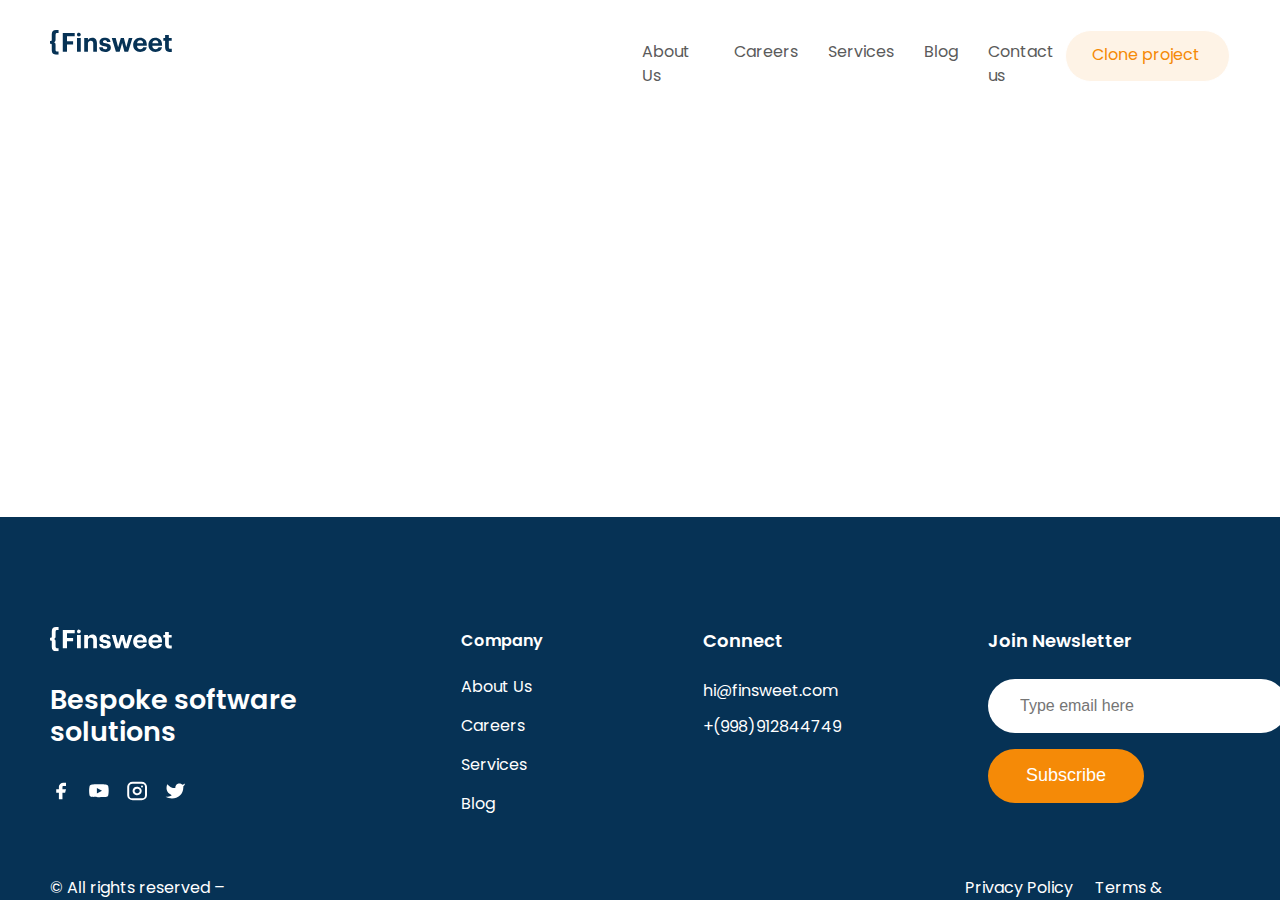
<file: index.html>
<!DOCTYPE html>
<html lang="en">

<head>
  <meta charset="UTF-8">
  <meta name="viewport" content="width=device-width, initial-scale=1.0">
  <title>Community</title>
  <link rel="stylesheet" href="./css/global.css">
  <link rel="stylesheet" href="./css/home.css">
</head>

<body>
  <!-- HEADER START -->
  <div class="container">
    <header class="privacy">
      <div class="header-privacy">
        <img class="site-logo" src="./image/svg/site-logo.svg" alt="site-logo">
        <ul class="navbar">
          <li><a class="about_us" href="./pages/about/about.html">About Us</a></li>
          <li><a class="careers" href="./pages/carees/careers.html">Careers</a></li>
          <li><a class="services" href="./pages/services/services.html">Services</a></li>
          <li><a class="blog" href="./pages/blog/blog.html">Blog</a></li>
          <li><a class="contact_us" href="./pages/contact us/contact-us.html">Contact us</a></li>
        </ul>
        <div class="header-nav">
          <a class="site-nav" href="#">Clone project</a>
        </div>
      </div>
    </header>
  </div>
  <!-- HEADER END -->


  <!-- MAIN START -->
  <main class="main"></main>
  <!-- MAIN END -->


  <!--FOOTER START  -->
  <footer class="footer">
    <div class="footer-container">
      <div class="footer-top">
        <div class="footer-left">
          <a href="index.html" class="footer-logo-img">
            <img class="footer-logo" src="./image/svg/footer-logo.svg"
            alt="footer-logo">
          </a>
          <h2 class="footer-indent">Bespoke software solutions</h2>
          <div class="footer-icon-s">
            <img class="footer-icons" src="./image/svg/facebook.svg" alt="facebook iconi" />
            <img class="footer-icons" src="./image/svg/youtube.svg" alt="Youtube iconi" />
            <img class="footer-icons" src="./image/svg/instagram.svg" alt="Instagram iconi" />
            <img class="footer-icons" src="./image/svg/twitter.svg" alt="twitter icon" />
          </div>
        </div>
        <div class="footer-company">
          <h3 class="footer-indent-company">Company</h3>
          <ul class="footer-company-list">
            <li class="footer-company-link">
              <a href="./pages/about/about.html" class="footer-link">About Us</a>
            </li>
            <li class="footer-company-link">
              <a href="./pages/carees/careers.html" class="footer-link">Careers</a>
            </li>
            <li class="footer-company-link">
              <a href="./pages/services/services.html" class="footer-link">Services</a>
            </li>
            <li class="footer-company-link">
              <a href="./pages/blog/blog.html" class="footer-link">Blog</a>
            </li>
          </ul>
        </div>
        <div class="footer-connect">
          <h3 class="footer-top-sarlavha">Connect</h3>
          <p class="footer-connect-email">
            <a class="footer-connect-link" href="mailto:hi@finsweet.com">hi@finsweet.com</a>
          </p>
          <p>
            <a class="footer-connect-link" href="tel:+998912844749">+(998)912844749</a>
          </p>
        </div>
        <div class="footer-form">
          <h3 class="footer-top-sarlavha">Join Newsletter</h3>
          <form action="">
            <label for="email"></label>
            <input type="email" name="Gmail" id="email" placeholder="Type email here" class="email" required />
            <button class="footer-form-btn">Subscribe</button>
          </form>
        </div>
      </div>
      <div class="footer-bottom">
        <p class="footer-bottom-af">© All rights reserved – Finsweet</p>
        <a href="./pages/privacy/privacy.html">
          <p class="footer-bottom-pp">Privacy Policy</p>
        </a>
        <p class="footer-bottom-tc">Terms & Conditions</p>
      </div>
    </div>
  </footer>
  <!-- FOOTER END -->

</body>

</html>
</file>
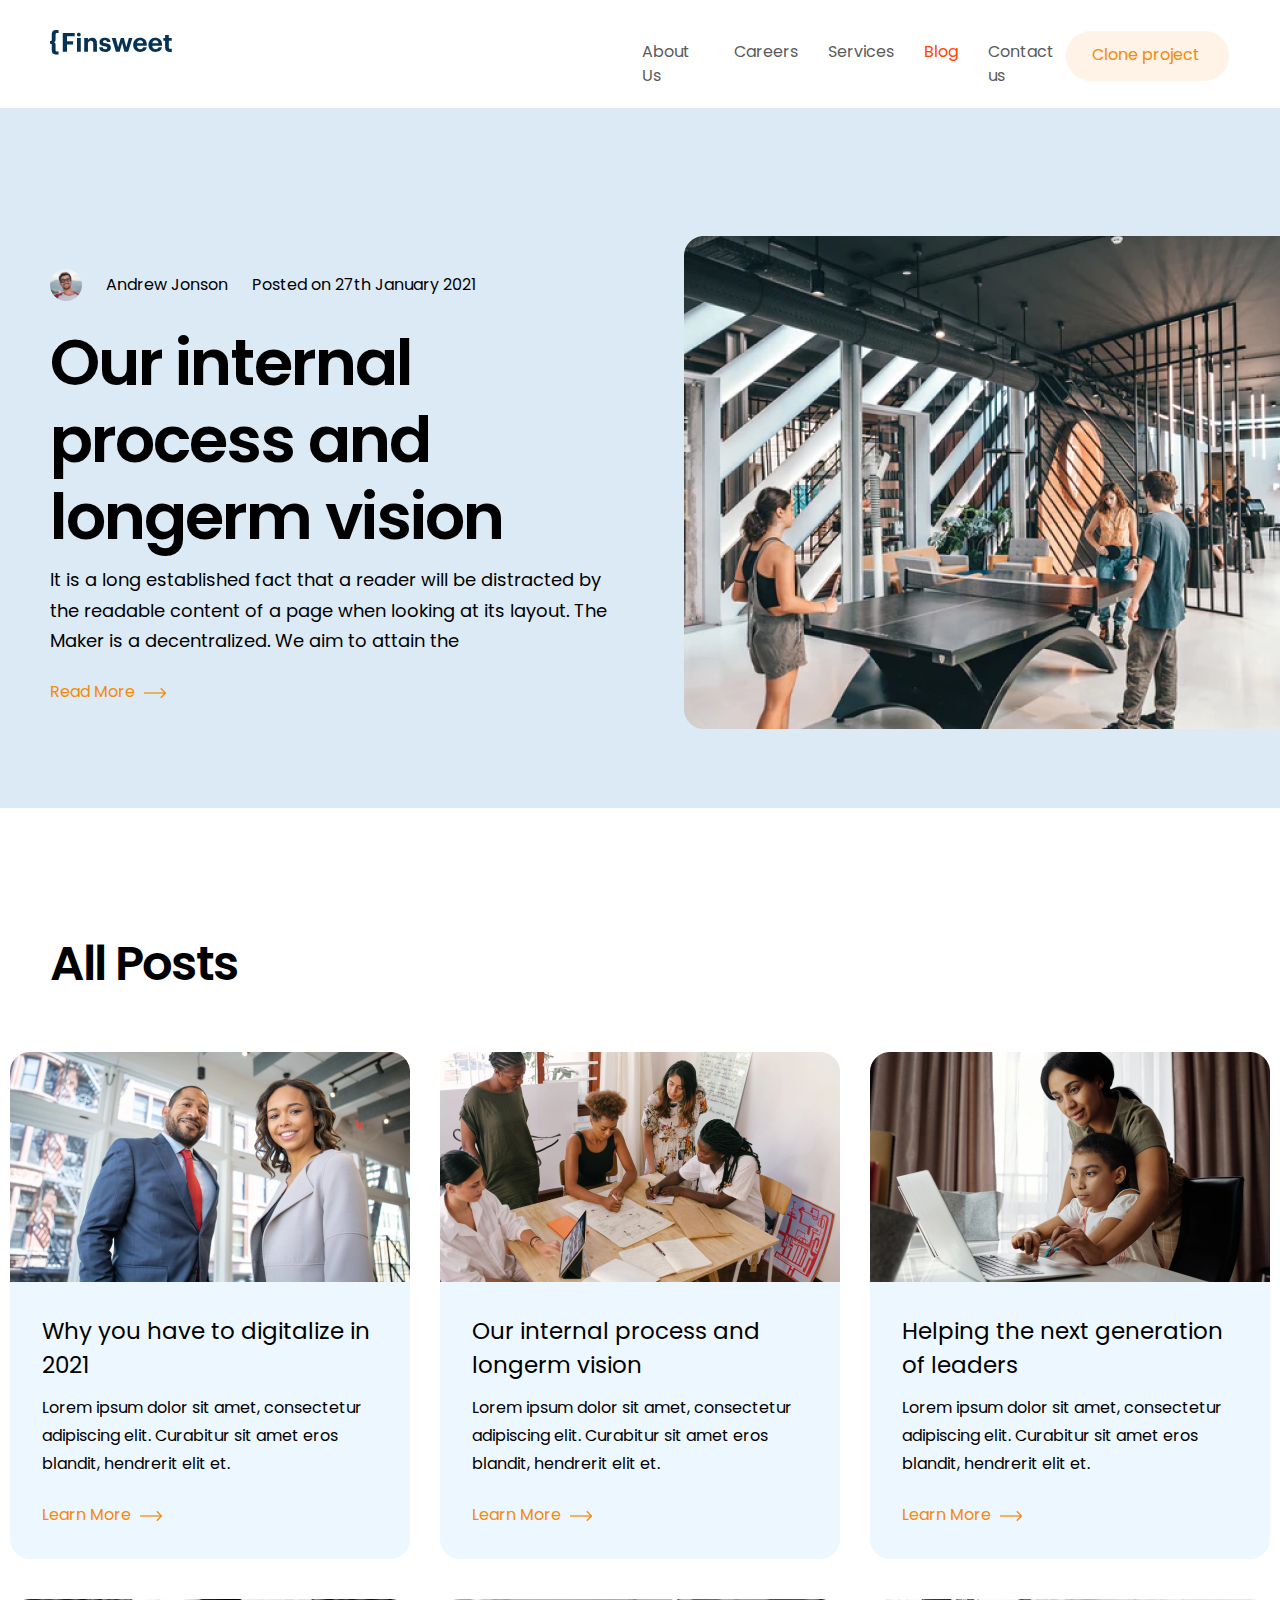
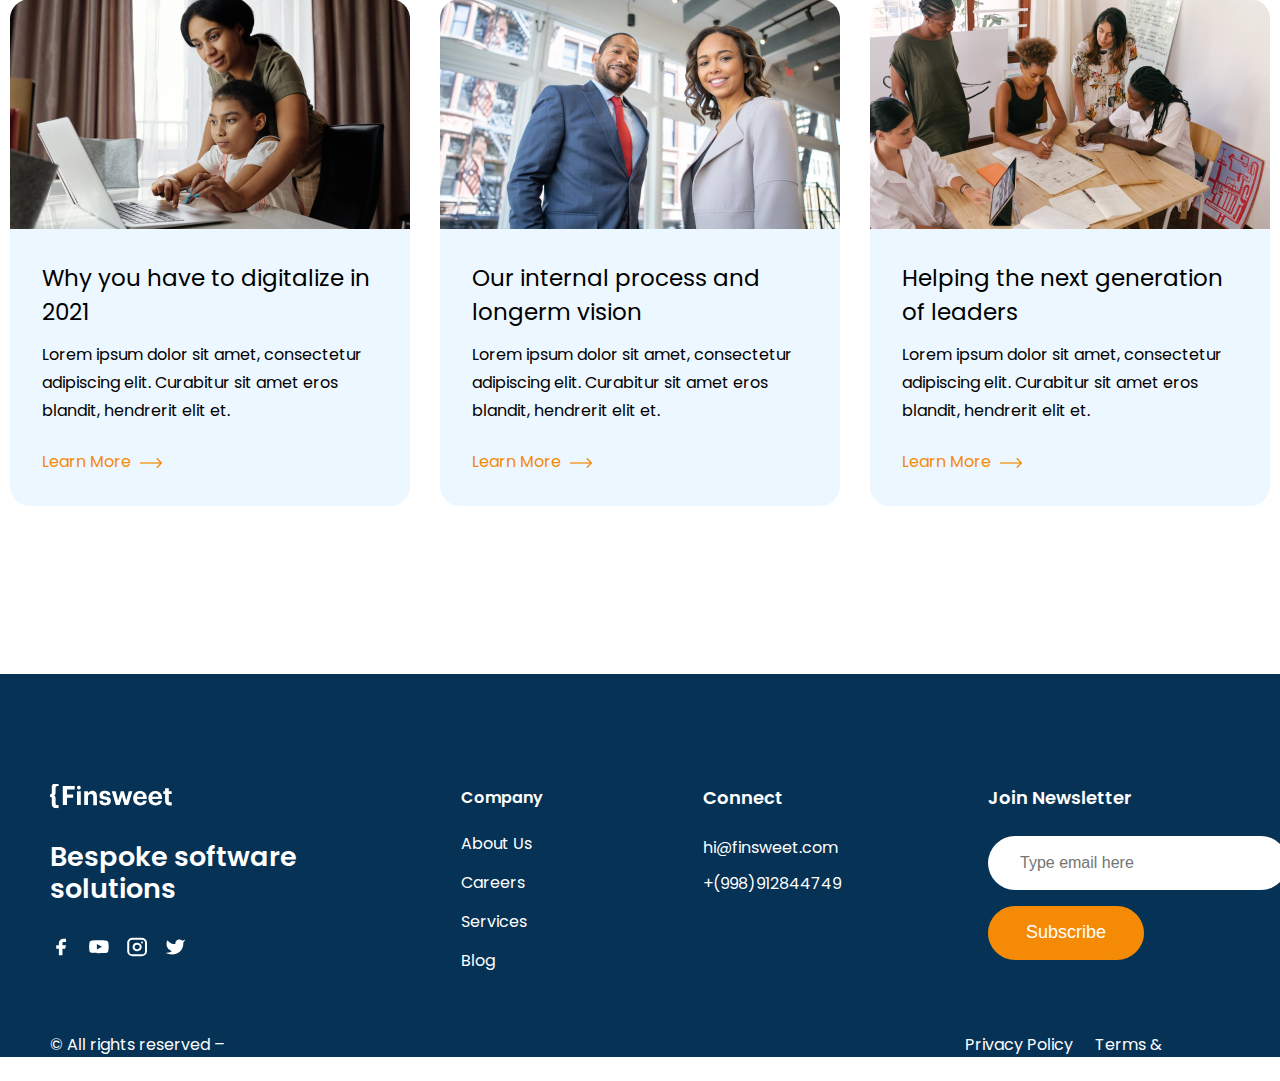
<file: pages/blog/blog.html>
<!DOCTYPE html>
<html lang="en">
<head>
  <meta charset="UTF-8">
  <meta name="viewport" content="width=device-width, initial-scale=1.0">
  <title>Document</title>
  <link rel="stylesheet" href="./blog.css">
  <link rel="stylesheet" href="../../css/global.css">
</head>

<body>
  <div class="container">
    <header class="privacy">
      <div class="header-privacy">
        <img class="site-logo" src="../../image/svg/site-logo.svg" alt="site-logo">
        <ul class="navbar">
          <li><a class="about_us" href="../about/about.html">About Us</a></li>
          <li><a class="careers" href="../carees/careers.html">Careers</a></li>
          <li><a class="services" href="../services/services.html">Services</a></li>
          <li><a class="blog active" href="../blog/blog.html">Blog</a></li>
          <li><a class="contact_us" href="../contact us/contact-us.html">Contact us</a></li>
        </ul>
        <div class="header-nav">
          <a class="site-nav" href="#">Clone project</a>
        </div>
      </div>
    </header>
  </div>


  <!-- MAIN START -->
  <main class="main">
    <div class="main-container container">
      <div class="main-left">
        <div class="main-header">
          <img src="../../image/svg/yadro-bg.svg" alt="xira rasm">
          <p>Andrew Jonson</p>
          <p>Posted on 27th January 2021</p>
        </div>
        <p class="main-left-hero">Our internal process and longerm vision</p>
        <p class="main-section">It is a long established fact that a reader will be distracted by the readable content
          of a page when looking at its layout. The Maker is a decentralized. We aim to attain the</p>
        <div class="main-btn">
          <a class="read-more" href="#">Read More</a>
          <img class="main-icon" src="../../image/png/Icon.png" alt="icon">
        </div>
      </div>
      <div class="blog-main-img">
        <img src="../../image/png/blog-image.png" alt="">
      </div>
    </div>
  </main>


  <div class="section-container container">
    <p class="section-header">All Posts</p>
    <section class="section">
      <div class="section-pages">
        <div class="section-hero">
          <img src="../../image/png/section-shape.png" alt="">
        </div>
        <div class="section-hero-texts">
          <p class="text">Why you have to digitalize in 2021</p>
          <p class="texts">Lorem ipsum dolor sit amet, consectetur adipiscing elit. Curabitur sit amet eros blandit, hendrerit elit et.</p>
          <div class="main-section-btn">
            <a class="learn-more-section" href="./blog inner/blog-inner.html">Learn More</a>
            <img class="main-section-icon" src="../../image/png/Icon.png" alt="icon">
          </div>
        </div>
      </div>

      <div class="section-pages">
        <div class="section-hero">
          <img src="../../image/png/section-shape-center.png" alt="section-center">
        </div>
        <div class="section-hero-texts">
          <p class="text">Our internal process and longerm vision</p>
          <p class="texts">Lorem ipsum dolor sit amet, consectetur adipiscing elit. Curabitur sit amet eros blandit, hendrerit elit et.</p>
          <div class="main-section-btn">
            <a class="learn-more-section" href="./blog inner/blog-inner.html">Learn More</a>
            <img class="main-section-icon" src="../../image/png/Icon.png" alt="icon">
          </div>
        </div>
      </div>

      <div class="section-pages">
        <div class="section-hero">
          <img src="../../image/png/section-shape-center-right.png" alt="section-center-right">
        </div>
        <div class="section-hero-texts">
          <p class="text">Helping the next generation of leaders</p>
          <p class="texts">Lorem ipsum dolor sit amet, consectetur adipiscing elit. Curabitur sit amet eros blandit, hendrerit elit et.</p>
          <div class="main-section-btn">
            <a class="learn-more-section" href="./blog inner/blog-inner.html">Learn More</a>
            <img class="main-section-icon" src="../../image/png/Icon.png" alt="icon">
          </div>
        </div>
      </div>
    </section>



    <div class="section-2">
      <div class="section-pages">
        <div class="section-hero">
          <img src="../../image/png/section-shape-center-right.png" alt="section-center-right">
        </div>
        <div class="section-hero-texts">
          <p class="text">Why you have to digitalize in 2021</p>
          <p class="texts">Lorem ipsum dolor sit amet, consectetur adipiscing elit. Curabitur sit amet eros blandit, hendrerit elit et.</p>
          <div class="main-section-btn">
            <a class="learn-more-section" href="./blog inner/blog-inner.html">Learn More</a>
            <img class="main-section-icon" src="../../image/png/Icon.png" alt="icon">
          </div>
        </div>
      </div>

      <div class="section-pages">
        <div class="section-hero">
          <img src="../../image/png/section-shape.png" alt="section-center-right">
        </div>
        <div class="section-hero-texts">
          <p class="text">Our internal process and longerm vision</p>
          <p class="texts">Lorem ipsum dolor sit amet, consectetur adipiscing elit. Curabitur sit amet eros blandit, hendrerit elit et.</p>
          <div class="main-section-btn">
            <a class="learn-more-section" href="./blog inner/blog-inner.html">Learn More</a>
            <img class="main-section-icon" src="../../image/png/Icon.png" alt="icon">
          </div>
        </div>
      </div>
  
      <div class="section-pages">
        <div class="section-hero">
          <img src="../../image/png/section-shape-center.png" alt="section-center-right">
        </div>
        <div class="section-hero-texts">
          <p class="text">Helping the next generation of leaders</p>
          <p class="texts">Lorem ipsum dolor sit amet, consectetur adipiscing elit. Curabitur sit amet eros blandit, hendrerit elit et.</p>
          <div class="main-section-btn">
            <a class="learn-more-section" href="./blog inner/blog-inner.html">Learn More</a>
            <img class="main-section-icon" src="../../image/png/Icon.png" alt="icon">
          </div>
        </div>
      </div>
    </div>
  </div>
  <!-- MAIN END -->


  <footer class="footer">
    <div class="footer-container">
      <div class="footer-top">
        <div class="footer-left">
          <a href="index.html" class="footer-logo-img">
            <img class="footer-logo" src="../../image/svg/footer-logo.svg" alt="footer-logo">
          </a>
          <h2 class="footer-indent">Bespoke software solutions</h2>
          <div class="footer-icon-s">
            <img class="footer-icons" src="../../image/svg/facebook.svg" alt="facebook iconi" />
            <img class="footer-icons" src="../../image/svg/youtube.svg" alt="Youtube iconi" />
            <img class="footer-icons" src="../../image/svg/instagram.svg" alt="Instagram iconi" />
            <img class="footer-icons" src="../../image/svg/twitter.svg" alt="twitter icon" />
          </div>
        </div>
        <div class="footer-company">
          <h3 class="footer-indent-company">Company</h3>
          <ul class="footer-company-list">
            <li class="footer-company-link">
              <a href="#" class="footer-link">About Us</a>
            </li>
            <li class="footer-company-link">
              <a href="#" class="footer-link">Careers</a>
            </li>
            <li class="footer-company-link">
              <a href="#" class="footer-link">Services</a>
            </li>
            <li class="footer-company-link">
              <a href="#" class="footer-link">Blog</a>
            </li>
          </ul>
        </div>
        <div class="footer-connect">
          <h3 class="footer-top-sarlavha">Connect</h3>
          <p class="footer-connect-email">
            <a class="footer-connect-link" href="mailto:hi@finsweet.com">hi@finsweet.com</a>
          </p>
          <p>
            <a class="footer-connect-link" href="tel:+998912844749">+(998)912844749</a>
          </p>
        </div>
        <div class="footer-form">
          <h3 class="footer-top-sarlavha">Join Newsletter</h3>
          <form action="">
            <label for="email"></label>
            <input type="email" name="Gmail" id="email" placeholder="Type email here" class="email" required />
            <button class="footer-form-btn">Subscribe</button>
          </form>
        </div>
      </div>
      <div class="footer-bottom">
        <p class="footer-bottom-af">© All rights reserved – Finsweet</p>
        <a href="../../pages/privacy/privacy.html">
          <p class="footer-bottom-pp">Privacy Policy</p>
        </a>
        <p class="footer-bottom-tc">Terms & Conditions</p>
      </div>
    </div>
  </footer>
</body>
</html>
</file>
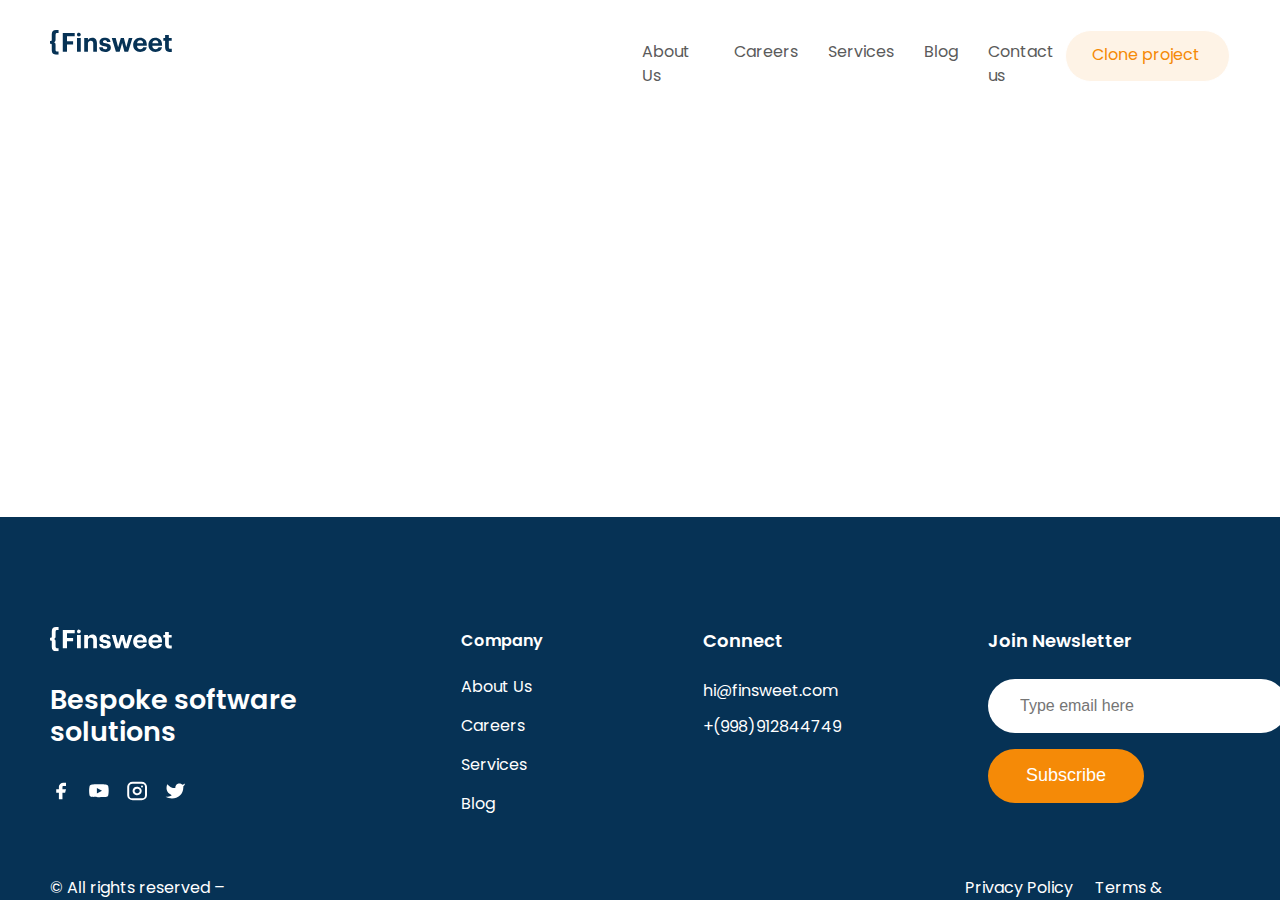
<file: pages/privacy/privacy.html>
<!DOCTYPE html>
<html lang="en">
<head>
    <meta charset="UTF-8">
    <meta name="viewport" content="width=device-width, initial-scale=1.0">
    <title>Privacy</title>
    <link rel="stylesheet" href="./privacy.css">
    <link rel="stylesheet" href="../../css/global.css">
</head>
<body>
  <div class="container">
    <header class="privacy">
        <div class="header-privacy">
            <img class="site-logo" src="../../image/svg/site-logo.svg" alt="site-logo">
            <ul class="navbar">
                <li><a class="about_us" href="../about/about.html">About Us</a></li>
                <li><a class="careers" href="../carees/careers.html">Careers</a></li>
                <li><a class="services" href="../services/services.html">Services</a></li>
                <li><a class="blog" href="../blog/blog.html">Blog</a></li>
                <li><a class="contact_us" href="../contact us/contact-us.html">Contact us</a></li>
            </ul>
            <div class="header-nav">
                <a class="site-nav" href="#">Clone project</a>
            </div>
        </div>
    </header>
  </div>


  <!-- MAIN START -->
    <main class="main"></main>
  <!-- MAIN END -->


  <footer class="footer">
    <div class="footer-container">
      <div class="footer-top">
        <div class="footer-left">
          <a href="index.html" class="footer-logo-img">
            <img class="footer-logo" src="../../image/svg/footer-logo.svg"
            alt="footer-logo">
          </a>
          <h2 class="footer-indent">Bespoke software solutions</h2>
          <div class="footer-icon-s">
            <img class="footer-icons" src="../../image/svg/facebook.svg" alt="facebook iconi" />
            <img class="footer-icons" src="../../image/svg/youtube.svg" alt="Youtube iconi" />
            <img class="footer-icons" src="../../image/svg/instagram.svg" alt="Instagram iconi" />
            <img class="footer-icons" src="../../image/svg/twitter.svg" alt="twitter icon" />
          </div>
        </div>
        <div class="footer-company">
          <h3 class="footer-indent-company">Company</h3>
          <ul class="footer-company-list">
            <li class="footer-company-link">
              <a href="#" class="footer-link">About Us</a>
            </li>
            <li class="footer-company-link">
              <a href="#" class="footer-link">Careers</a>
            </li>
            <li class="footer-company-link">
              <a href="#" class="footer-link">Services</a>
            </li>
            <li class="footer-company-link">
              <a href="#" class="footer-link">Blog</a>
            </li>
          </ul>
        </div>
        <div class="footer-connect">
          <h3 class="footer-top-sarlavha">Connect</h3>
          <p class="footer-connect-email">
            <a class="footer-connect-link" href="mailto:hi@finsweet.com">hi@finsweet.com</a>
          </p>
          <p>
            <a class="footer-connect-link" href="tel:+998912844749">+(998)912844749</a>
          </p>
        </div>
        <div class="footer-form">
          <h3 class="footer-top-sarlavha">Join Newsletter</h3>
          <form action="">
            <label for="email"></label>
            <input type="email" name="Gmail" id="email" placeholder="Type email here" class="email" required />
            <button class="footer-form-btn">Subscribe</button>
          </form>
        </div>
      </div>
      <div class="footer-bottom">
        <p class="footer-bottom-af">© All rights reserved – Finsweet</p>
        <a href="../../pages/privacy/privacy.html">
          <p class="footer-bottom-pp">Privacy Policy</p>
        </a>
        <p class="footer-bottom-tc">Terms & Conditions</p>
      </div>
    </div>
  </footer>
</body>
</html>
</file>
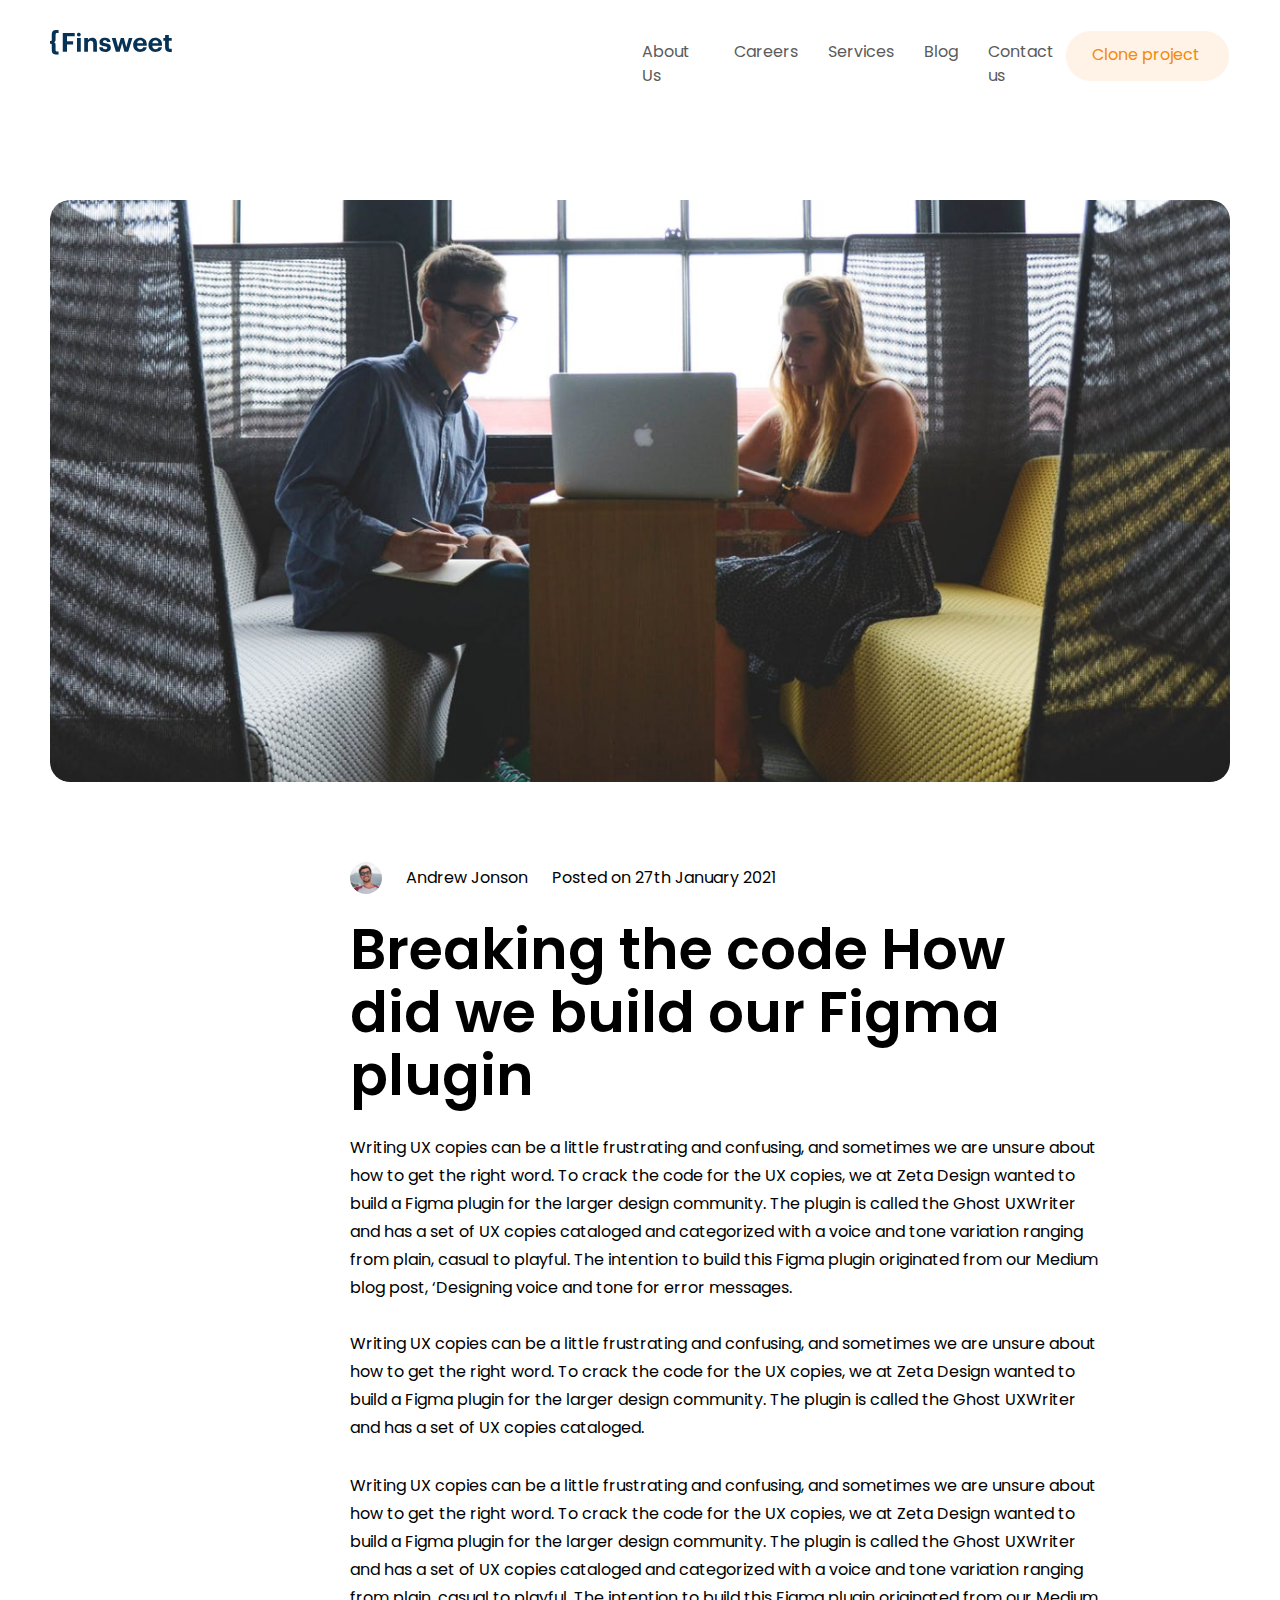
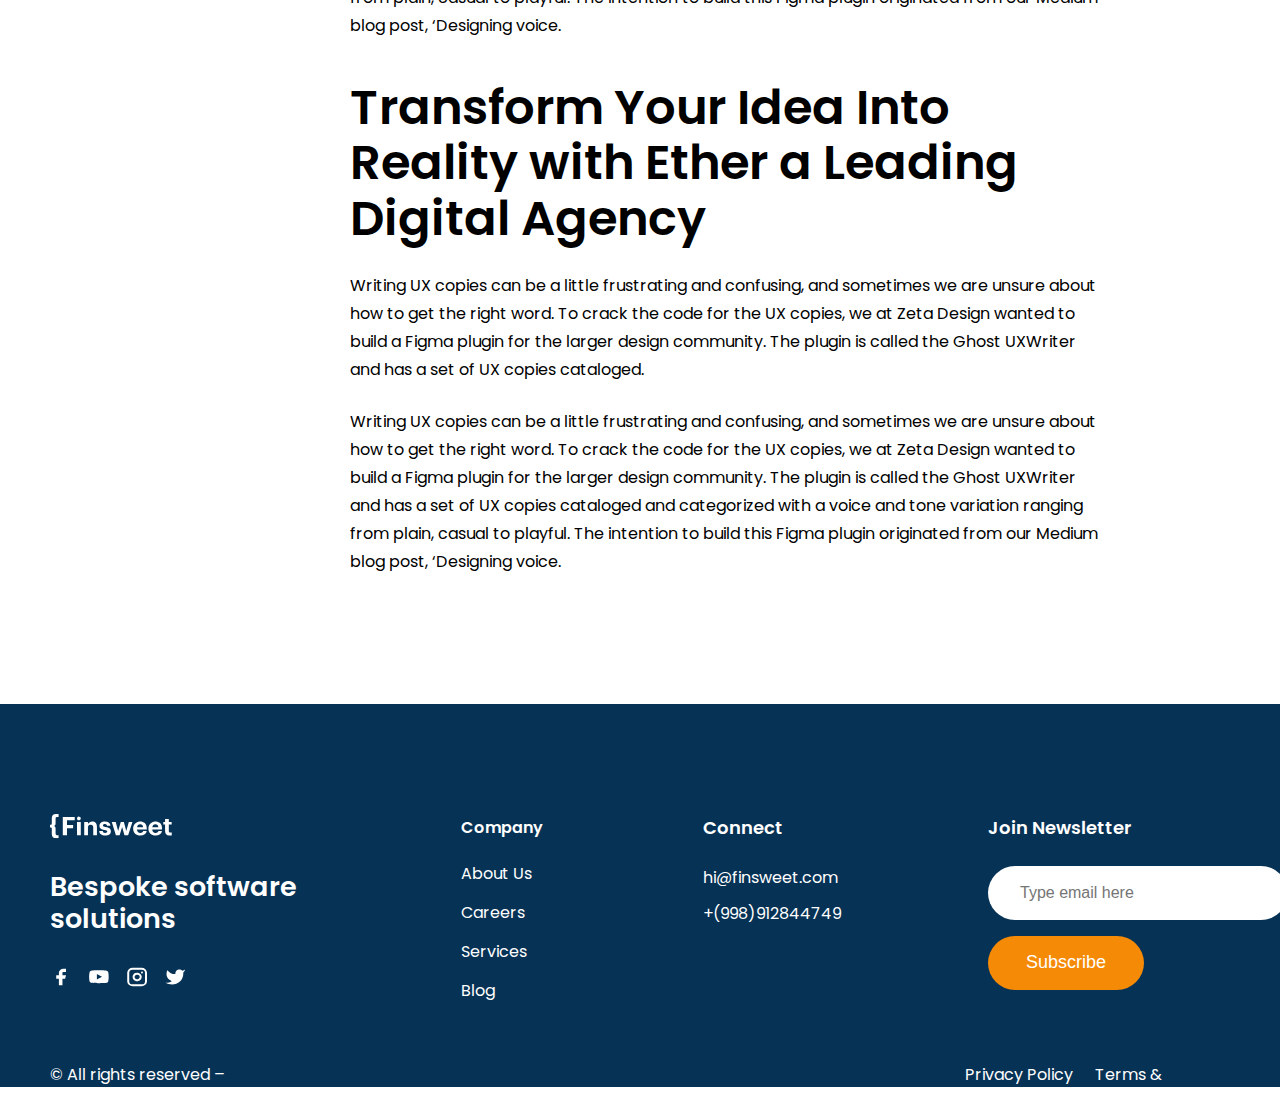
<file: pages/blog/blog inner/blog-inner.html>
<!DOCTYPE html>
<html lang="en">
<head>
    <meta charset="UTF-8">
    <meta name="viewport" content="width=device-width, initial-scale=1.0">
    <title>Document</title>
    <link rel="stylesheet" href="./blog-inner.css">
    <link rel="stylesheet" href="../../../css/global.css">
</head>
<body>

  <div class="container">
    <header class="privacy">
        <div class="header-privacy">
            <img class="site-logo" src="../../../image/svg/site-logo.svg" alt="site-logo">
            <ul class="navbar">
                <li><a class="about_us" href="../../about/about.html">About Us</a></li>
                <li><a class="careers" href="../../carees/careers.html">Careers</a></li>
                <li><a class="services" href="../../services/services.html">Services</a></li>
                <li><a class="blog" href="../../blog/blog.html">Blog</a></li>
                <li><a class="contact_us" href="../../contact us/contact-us.html">Contact us</a></li>
            </ul>
            <div class="header-nav">
                <a class="site-nav" href="#">Clone project</a>
            </div>
        </div>
    </header>
  </div>


  <!-- MAIN START -->
    <main class="main">
      <div class="main-container container">
        <img class="blog-inner" src="../../../image/png/blog-inner.png" alt="blog-inner img">
        <div class="main-header">
          <img src="../../../image/svg/yadro-bg.svg" alt="xira rasm">
          <p>Andrew Jonson</p>
          <p>Posted on 27th January 2021</p>
        </div>
        <div class="blog-inner-texts">
          <p class="blog-inner-text">Breaking the code How did we build our Figma plugin </p>
          <p class="blog-inner-writing">Writing UX copies can be a little frustrating and confusing, and sometimes we are unsure about how to get the right word. To crack the code for the UX copies, we at Zeta Design wanted to build a Figma plugin for the larger design community. The plugin is called the Ghost UXWriter and has a set of UX copies cataloged and categorized with a voice and tone variation ranging from plain, casual to playful. The intention to build this Figma plugin originated from our Medium blog post, ‘Designing voice and tone for error messages.</p><br>
          <p class="blog-inner-writing2">Writing UX copies can be a little frustrating and confusing, and sometimes we are unsure about how to get the right word. To crack the code for the UX copies, we at Zeta Design wanted to build a Figma plugin for the larger design community. The plugin is called the Ghost UXWriter and has a set of UX copies cataloged.</p>
          <p class="blog-inner-writing3">Writing UX copies can be a little frustrating and confusing, and sometimes we are unsure about how to get the right word. To crack the code for the UX copies, we at Zeta Design wanted to build a Figma plugin for the larger design community. The plugin is called the Ghost UXWriter and has a set of UX copies cataloged and categorized with a voice and tone variation ranging from plain, casual to playful. The intention to build this Figma plugin originated from our Medium blog post, ‘Designing voice.</p>
          <p class="inner-transform">Transform Your Idea Into Reality with Ether a Leading Digital Agency</p>
          <p>Writing UX copies can be a little frustrating and confusing, and sometimes we are unsure about how to get the right word. To crack the code for the UX copies, we at Zeta Design wanted to build a Figma plugin for the larger design community. The plugin is called the Ghost UXWriter and has a set of UX copies cataloged.</p>
          <p class="inner-writing">Writing UX copies can be a little frustrating and confusing, and sometimes we are unsure about how to get the right word. To crack the code for the UX copies, we at Zeta Design wanted to build a Figma plugin for the larger design community. The plugin is called the Ghost UXWriter and has a set of UX copies cataloged and categorized with a voice and tone variation ranging from plain, casual to playful. The intention to build this Figma plugin originated from our Medium blog post, ‘Designing voice.</p>
        </div>
      </div>
    </main>
  <!-- MAIN END -->


  <footer class="footer">
    <div class="footer-container">
      <div class="footer-top">
        <div class="footer-left">
          <a href="index.html" class="footer-logo-img">
            <img class="footer-logo" src="../../../image/svg/footer-logo.svg"
            alt="footer-logo">
          </a>
          <h2 class="footer-indent">Bespoke software solutions</h2>
          <div class="footer-icon-s">
            <img class="footer-icons" src="../../../image/svg/facebook.svg" alt="facebook iconi" />
            <img class="footer-icons" src="../../../image/svg/youtube.svg" alt="Youtube iconi" />
            <img class="footer-icons" src="../../../image/svg/instagram.svg" alt="Instagram iconi" />
            <img class="footer-icons" src="../../../image/svg/twitter.svg" alt="twitter icon" />
          </div>
        </div>
        <div class="footer-company">
          <h3 class="footer-indent-company">Company</h3>
          <ul class="footer-company-list">
            <li class="footer-company-link">
              <a href="../../about/about.html" class="footer-link">About Us</a>
            </li>
            <li class="footer-company-link">
              <a href="../../carees/careers.html" class="footer-link">Careers</a>
            </li>
            <li class="footer-company-link">
              <a href="../../services/services.html" class="footer-link">Services</a>
            </li>
            <li class="footer-company-link">
              <a href="../../blog/blog.html" class="footer-link">Blog</a>
            </li>
          </ul>
        </div>
        <div class="footer-connect">
          <h3 class="footer-top-sarlavha">Connect</h3>
          <p class="footer-connect-email">
            <a class="footer-connect-link" href="mailto:hi@finsweet.com">hi@finsweet.com</a>
          </p>
          <p>
            <a class="footer-connect-link" href="tel:+998912844749">+(998)912844749</a>
          </p>
        </div>
        <div class="footer-form">
          <h3 class="footer-top-sarlavha">Join Newsletter</h3>
          <form action="">
            <label for="email"></label>
            <input type="email" name="Gmail" id="email" placeholder="Type email here" class="email" required />
            <button class="footer-form-btn">Subscribe</button>
          </form>
        </div>
      </div>
      <div class="footer-bottom">
        <p class="footer-bottom-af">© All rights reserved – Finsweet</p>
        <a href="../../pages/privacy/privacy.html">
          <p class="footer-bottom-pp">Privacy Policy</p>
        </a>
        <p class="footer-bottom-tc">Terms & Conditions</p>
      </div>
    </div>
  </footer>
</body>
</html>
</file>
<file: css/global.css>
/* poppins-regular - latin */
@font-face {
    font-display: swap; 
    font-family: 'Poppins';
    font-style: normal;
    font-weight: 400;
    src: url('../fonts/poppins-v20-latin-regular.woff2') format('woff2');
  }
  @font-face {
    font-display: swap; 
    font-family: 'Poppins';
    font-style: normal;
    font-weight: 600;
    src: url('../fonts/poppins-v20-latin-600.woff2') format('woff2'); 
  }


  @font-face {
    font-display: swap;  
    font-family: 'Inter';
    font-style: normal;
    font-weight: 300;
    src: url('../fonts/inter-v12-latin-300.woff2') format('woff2');
  }

  @font-face {
    font-display: swap;
    font-family: 'Inter';
    font-style: normal;
    font-weight: 500;
    src: url('../fonts/inter-v12-latin-500.woff2') format('woff2');
  }
  
  @font-face {
    font-display: swap;
    font-family: 'Inter';
    font-style: normal;
    font-weight: 700;
    src: url('../fonts/inter-v12-latin-700.woff2') format('woff2'); 
  }


  
*, *:after, *:before {
    margin: 0;
    padding: 0;
    box-sizing: border-box;

}

html {
    height: 100%;
    scroll-behavior: smooth;
    font-size: 62.5%
}

ul, ol {
  list-style: none;
}


body {
    display: flex;
    height: 100%;
    flex-direction: column;
    font-family: 'Poppins', 'Inter', sans-serif;
    font-weight: 500;
    font-size: 2.5rem;
    line-height: 1.66;
}

.active {
  color: orangered !important;
}

main {
    flex-grow: 1;
    display: block;
}

img {
    display: flex;
    object-fit: cover;
}

a {
    display: inline-block;
    text-decoration: none;
}

/* HEADER */
.container {
    max-width: 1380px;
    width: 100%;
    margin-left: auto;
    margin-right: auto; 
    padding-left: 50px;
    padding-right: 50px;
}

.header-privacy {
    display: flex;
    margin-top: 30px;
}

.site-logo {
    width: 122px;
    height: 25px;
}

.navbar {
    font-size: 16px;
    line-height: 24px;
    list-style: none;
    display: flex;
    margin-top: 10px;
    margin-right: auto;
    margin-left: 470px;
    gap: 30px;
}

a {
  color: #5B5B5B;
}

.header-nav {
    width: 173px;
    height: 52px;
    border: 1px solid #fff;
    border-radius: 31px;
    background: #F58A071A;
}

.site-nav {
    width: 109px;
    height: 10px;
    font-size: 16px;
    margin-top: 10px;
    margin-left: 26px;
    line-height: 17px;
    color: #F58A07;
}

/* FOOTER */
.footer {
  font-family: "Poppins", "Inter" sans-serif;
  font-weight: 600;
  background-color: rgba(6, 50, 85, 1);
}
.footer-container {
  max-width: 1380px;
  width: 100%;
  margin-left: auto;
  margin-right: auto; 
  padding-left: 50px;
  padding-right: 50px;
}
.footer-top {
  width: 1280px;
  height: 199px;
  display: flex;
  margin-top: 80px;
}

.footer-left {
  width: 35.1rem;
  height: 197px;
  display: flex;
  flex-direction: column;
  gap: 32px;
}
.footer-logo {
  width: 122px;
  height: 25px;
  margin-top: 30px;
  color: #fff;
}
.footer-indent {
  width: 351px;
  height: 88px;
  font-size: 27px;
  line-height: 1.2;
  letter-spacing: -3%;
  color: rgba(255, 255, 255, 1);
}
.footer-icon-s {
  width: 136px;
  display: flex;
  height: 20px;
  gap: 16px;
}

.footer-company {
  width: 92px;
  height: 195px;
  margin-left: 60px;
}

.footer-indent-company {
  width: 72px;
  height: 24px;
  font-size: 16px;
  line-height: 27px;
  margin-top: 30px;
  color: #fff;
}
.footer-company-list {
  width: 72px;
  height: 24px;
  margin-top: 24px;
  font-size: 16px;
  line-height: 1.5;
}
.footer-link {
  color: #fff;
  margin-bottom: 15px;
  font-family: 'Poppins';
  font-weight: 500;
}

.footer-connect {
  width: 142px;
  height: 112px;
  margin-top: 30px;
  margin-left: 15rem;
  color: rgba(255, 255, 255, 1);
}
.footer-top-sarlavha {
  font-size: 18px;
  line-height: 1.5;
  margin-bottom: 25px;
}
.footer-connect-email {
  font-weight: 500;
  font-size: 16px;
  line-height: 1.5;
}
.footer-connect-link {
  font-size: 16px;
  font-weight: 500;
  line-height: 1.5;
  color: rgba(255, 255, 255, 1);
}

.footer-form {
  width: 342px;
  height: 175px;
  margin-top: 30px;
  margin-left: auto;
  color: #fff;
}
form input {
  display: block;
  width: 30rem;
  height: 5.4rem;
  margin-bottom: 1.6rem;
  font-size: 1.6rem;
  line-height: 1.2rem;
  border: 0;
  border-radius: 31px;
  padding-left: 3.2rem;
}
.footer-form-btn {
  width: 15.6rem;
  height: 5.4rem;
  font-size: 1.8rem;
  line-height: 1.1;
  background-color: rgba(245, 138, 7, 1);
  color: rgba(255, 255, 255, 1);
  border-radius: 31px;
  border: 0;
}

.footer-bottom {
  display: flex;
  margin-top: 80px;

  font-weight: 500;
  color: rgba(255, 255, 255, 1);
  font-size: 16px;
  font-weight: 500;
  line-height: 24px;
}

.footer-bottom-af {
  width: 249px;
  height: 24px;
}

.footer-bottom-pp {
  width: 110px;
  height: 24px;
  margin-left: 700px;
  color: #fff;
}
.footer-bottom-tc {
  width: 156px;
  height: 24px;
  margin-left: 20px;
}
</file>
<file: css/home.css>
/* INDEX MAIN */
main {
    flex-grow: 1;
}
</file>
<file: pages/blog/blog.css>
.main {
    font-family: "Poppins", "Inter" sans-serif;
    font-weight: 600;
    background: rgba(220, 234, 245, 1);
    margin-top: 20px;
}

.main-container {
    height: 700px;
    display: flex;
}

.main-left {
    margin-top: 161px;
}

.main-header {
    font-family: "Poppins", sans-serif;
    font-weight: 400;
    font-size: 16px;
    display: flex;
    line-height: 2;
    gap: 24px;
}

.main-left-hero {
    width: 527px;
    height: 216px;
    font-size: 64px;
    margin-top: 24px;
    line-height: 1.2;
    letter-spacing: -0.03em;
}

.blog-main-img {
    width: 600px;
    height: 350px;
    margin-top: 128px;
    margin-left: 75px;
    border-radius: 20px;
}

.main-section {
    width: 559px;
    height: 90px;
    margin-top: 24px;
    font-family: Poppins;
    font-size: 18px;
    font-weight: 500;
    line-height: 1.7;
}

.main-btn {
    display: flex;
    gap: 8px;
}

.main-icon {
    width: 22px;
    height: 10px;
    margin-top: 33px;  
}

.read-more {
    width: 86px;
    height: 17px;
    margin-top: 24px;
    font-weight: 500;
    font-size: 16px;
    line-height: 1.6;
    color: rgba(245, 138, 7, 1);
}


/* SECTION */
.section-container {
    font-family: 'Poppins', 'Inter', sans-serif;
    font-weight: 500;
    font-size: 23px;
}

.section {
    display: flex;
    align-items: center;
    justify-content: center;
    gap: 30px;
}

.section-header {
    font-size: 48px;
    font-weight: 600;
    line-height: 1.16;
    letter-spacing: -0.03em;
    margin-top: 128px;
    margin-bottom: 60px;
}

.section-hero-texts {
    width: 400px;
    height: 277px;
    background: rgba(237, 247, 255, 1);
    border-radius: 0px 0px 20px 20px;
    margin-bottom: 40px;
}

.text {
    width: 336px;
    height: 72px;
    font-size: 23px;
    line-height: 1.5;
    letter-spacing: -3%;
    margin-left: 32px;
    padding-top: 32px;
}

.texts {
    width: 336px;
    height: 84px;
    font-size: 16px;
    line-height: 28px;
    margin-top: 40px;
    margin-left: 32px;
}

.main-section-btn {
    display: flex;
    gap: 8px;
}

.main-section-icon {
    width: 22px;
    height: 10px;
    margin-top: 33px;
}

.learn-more-section {
    width: 90px;
    height: 17px;
    margin-top: 24px;
    margin-left: 32px;
    font-weight: 500;
    font-size: 16px;
    line-height: 1.6;
    color: rgba(245, 138, 7, 1);
}

.section-2 {
    display: flex;
    align-items: center;
    justify-content: center;
    gap: 30px;
    margin-bottom: 128px;
}
</file>
<file: pages/privacy/privacy.css>
.main {
    margin-left: 320px;
}
</file>
<file: pages/blog/blog inner/blog-inner.css>
.main-container {
    font-family: 'Poppins', 'Inter', sans-serif;
    font-weight: 500;
    font-size: 16px;
    line-height: 1.75;
}

.blog-inner {
    width: 100%;
    border-radius: 20px;
    margin-top: 112px;
    margin-bottom: 80px;
}

.main-header {
    font-weight: 400;
    font-size: 16px;
    display: flex;
    margin-left: 300px;
    margin-bottom: 24px;
    line-height: 2;
    gap: 24px;
}

.blog-inner-texts {
    width: 752px;
    margin-left: 300px;
}

.blog-inner-text {
    height: 216px;
    font-weight: 600;
    font-size: 56px;
    line-height: 1.125;
}

.blog-inner-writing {
    height: 168px;
    font-size: 16px;
}

.blog-inner-writing3 {
    margin-top: 30px;
}

.inner-transform {
    font-weight: 600;
    font-size: 48px;
    margin-top: 40px;
    margin-bottom: 24px;
    height: 168px;
    line-height: 1.16;
}

.inner-writing {
    margin-top: 24px;
    margin-bottom: 128px;
}
</file>
